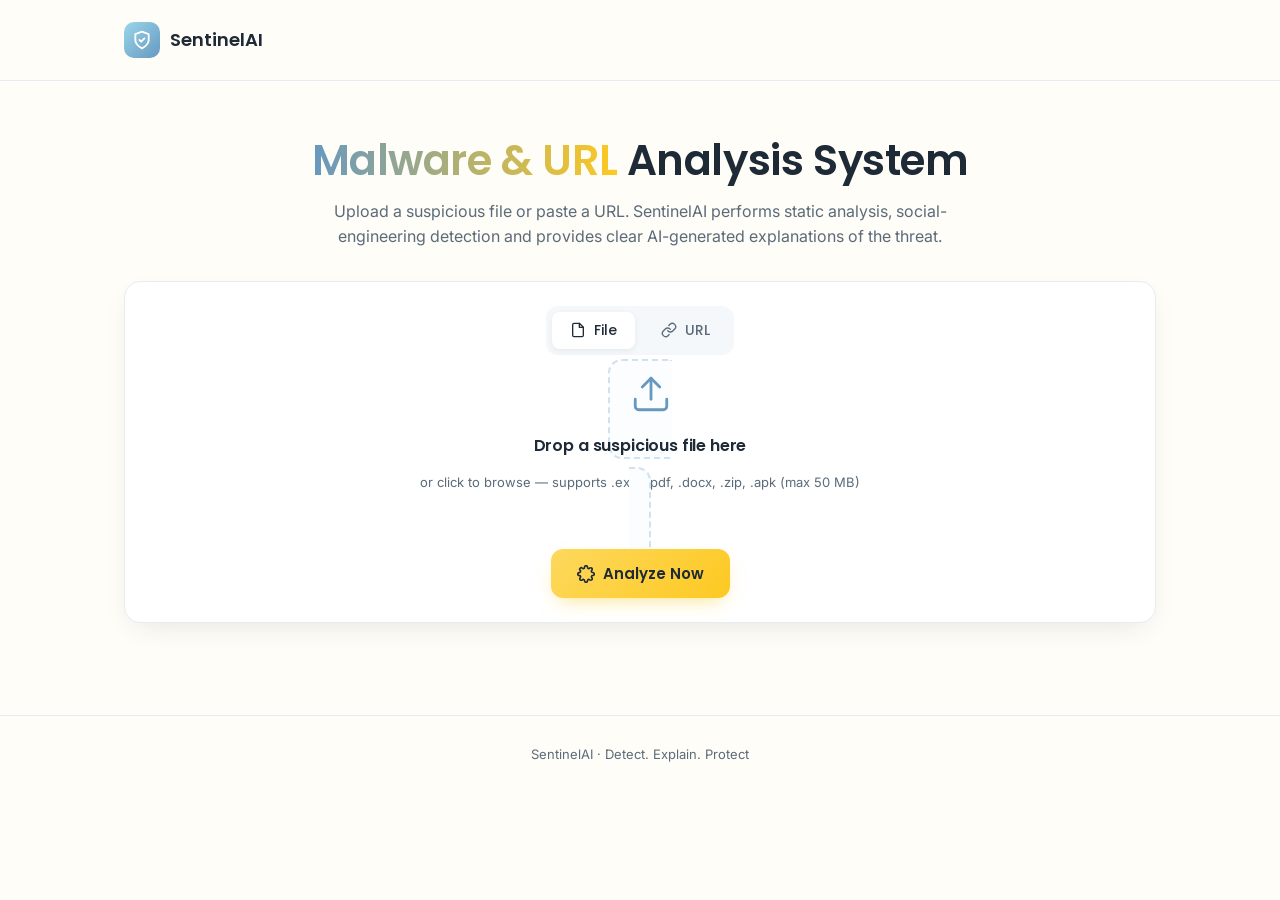
<file: proj/index.html>
<!DOCTYPE html>
<html lang="en">
<head>
<meta charset="UTF-8" />
<meta name="viewport" content="width=device-width, initial-scale=1.0" />
<title>SentinelAI — Malware & Phishing Analysis</title>
<link rel="preconnect" href="https://fonts.googleapis.com">
<link rel="preconnect" href="https://fonts.gstatic.com" crossorigin>
<link href="https://fonts.googleapis.com/css2?family=Poppins:wght@300;400;500;600;700&family=Inter:wght@400;500;600&display=swap" rel="stylesheet">
<link rel="stylesheet" href="style.css">
</head>
<body>

<header>
  <div class="container nav">
    <div class="brand">
      <div class="logo">
        <svg width="20" height="20" viewBox="0 0 24 24" fill="none" stroke="currentColor" stroke-width="2.2" stroke-linecap="round" stroke-linejoin="round"><path d="M12 22s8-4 8-10V5l-8-3-8 3v7c0 6 8 10 8 10z"/><path d="m9 12 2 2 4-4"/></svg>
      </div>
      SentinelAI
    </div>
  
  </div>
</header>

<main class="container">

  <section class="hero" id="heroSection">
    <h1> 
 <span>Malware &amp; URL</span> Analysis System</h1>

    <p>Upload a suspicious file or paste a URL. SentinelAI performs static analysis, social-engineering detection and provides clear AI-generated explanations of the threat.</p>

    <div class="panel">
      <div class="tabs">
        <button class="tab active" data-tab="file">
          <svg width="16" height="16" viewBox="0 0 24 24" fill="none" stroke="currentColor" stroke-width="2" stroke-linecap="round" stroke-linejoin="round"><path d="M14 2H6a2 2 0 0 0-2 2v16a2 2 0 0 0 2 2h12a2 2 0 0 0 2-2V8z"/><polyline points="14 2 14 8 20 8"/></svg>
          File
        </button>
        <button class="tab" data-tab="url">
          <svg width="16" height="16" viewBox="0 0 24 24" fill="none" stroke="currentColor" stroke-width="2" stroke-linecap="round" stroke-linejoin="round"><path d="M10 13a5 5 0 0 0 7.54.54l3-3a5 5 0 0 0-7.07-7.07l-1.72 1.71"/><path d="M14 11a5 5 0 0 0-7.54-.54l-3 3a5 5 0 0 0 7.07 7.07l1.71-1.71"/></svg>
          URL
        </button>
      </div>

      <div id="fileTab">
        <label class="drop" id="dropZone">
          <input type="file" id="fileInput" hidden />
          <svg width="42" height="42" viewBox="0 0 24 24" fill="none" stroke="currentColor" stroke-width="1.6" stroke-linecap="round" stroke-linejoin="round"><path d="M21 15v4a2 2 0 0 1-2 2H5a2 2 0 0 1-2-2v-4"/><polyline points="17 8 12 3 7 8"/><line x1="12" y1="3" x2="12" y2="15"/></svg>
          <h3>Drop a suspicious file here</h3>
          <p>or click to browse — supports .exe, .pdf, .docx, .zip, .apk (max 50 MB)</p>
          <div class="file-name" id="fileName"></div>
        </label>
      </div>

      <div id="urlTab" class="hidden">
        <div class="url-wrap">
          <svg width="20" height="20" viewBox="0 0 24 24" fill="none" stroke="currentColor" stroke-width="2" stroke-linecap="round" stroke-linejoin="round"><path d="M10 13a5 5 0 0 0 7.54.54l3-3a5 5 0 0 0-7.07-7.07l-1.72 1.71"/><path d="M14 11a5 5 0 0 0-7.54-.54l-3 3a5 5 0 0 0 7.07 7.07l1.71-1.71"/></svg>
    
          <input type="url" id="urlInput" placeholder="https://example.com/login" />
        </div>
      </div>

      <div class="btn-row">
        <button class="btn btn-primary" id="analyzeBtn">
          <svg width="18" height="18" viewBox="0 0 24 24" fill="none" stroke="currentColor" stroke-width="2.2" stroke-linecap="round" stroke-linejoin="round"><path d="M19.4 15a1.65 1.65 0 0 0 .33 1.82l.06.06a2 2 0 1 1-2.83 2.83l-.06-.06a1.65 1.65 0 0 0-1.82-.33 1.65 1.65 0 0 0-1 1.51V21a2 2 0 0 1-4 0v-.09A1.65 1.65 0 0 0 9 19.4a1.65 1.65 0 0 0-1.82.33l-.06.06a2 2 0 1 1-2.83-2.83l.06-.06a1.65 1.65 0 0 0 .33-1.82 1.65 1.65 0 0 0-1.51-1H3a2 2 0 0 1 0-4h.09A1.65 1.65 0 0 0 4.6 9a1.65 1.65 0 0 0-.33-1.82l-.06-.06a2 2 0 1 1 2.83-2.83l.06.06a1.65 1.65 0 0 0 1.82.33H9a1.65 1.65 0 0 0 1-1.51V3a2 2 0 0 1 4 0v.09a1.65 1.65 0 0 0 1 1.51 1.65 1.65 0 0 0 1.82-.33l.06-.06a2 2 0 1 1 2.83 2.83l-.06.06a1.65 1.65 0 0 0-.33 1.82V9a1.65 1.65 0 0 0 1.51 1H21a2 2 0 0 1 0 4h-.09a1.65 1.65 0 0 0-1.51 1z"/></svg>
          Analyze Now
        </button>
      </div>
    </div>
  </section>

  <section class="panel loading hidden" id="loadingSection">
    <h2>Analyzing your submission</h2>
    <p class="sub">Please wait while our AI engine inspects the target.</p>
    <div class="steps" id="steps">
      <div class="step" data-step="0"><div class="ic"><svg width="16" height="16" viewBox="0 0 24 24" fill="none" stroke="currentColor" stroke-width="2" stroke-linecap="round" stroke-linejoin="round"><path d="M21 15v4a2 2 0 0 1-2 2H5a2 2 0 0 1-2-2v-4"/><polyline points="17 8 12 3 7 8"/><line x1="12" y1="3" x2="12" y2="15"/></svg></div><div class="lbl">Upload Complete</div></div>
      <div class="step" data-step="1"><div class="ic"><svg width="16" height="16" viewBox="0 0 24 24" fill="none" stroke="currentColor" stroke-width="2" stroke-linecap="round" stroke-linejoin="round"><path d="M12 2v4M12 18v4M4.93 4.93l2.83 2.83M16.24 16.24l2.83 2.83M2 12h4M18 12h4M4.93 19.07l2.83-2.83M16.24 7.76l2.83-2.83"/></svg></div><div class="lbl">Extracting Features</div></div>
      <div class="step" data-step="2"><div class="ic"><svg width="16" height="16" viewBox="0 0 24 24" fill="none" stroke="currentColor" stroke-width="2" stroke-linecap="round" stroke-linejoin="round"><circle cx="11" cy="11" r="7"/><line x1="21" y1="21" x2="16.65" y2="16.65"/></svg></div><div class="lbl">Static Analysis Running</div></div>
      <div class="step" data-step="3"><div class="ic"><svg width="16" height="16" viewBox="0 0 24 24" fill="none" stroke="currentColor" stroke-width="2" stroke-linecap="round" stroke-linejoin="round"><path d="M12 2a4 4 0 0 0-4 4v1a4 4 0 0 0-2 7.5A4 4 0 0 0 9 22h6a4 4 0 0 0 3-7.5A4 4 0 0 0 16 7V6a4 4 0 0 0-4-4z"/></svg></div><div class="lbl">AI Interpretation Running</div></div>
      <div class="step" data-step="4"><div class="ic"><svg width="16" height="16" viewBox="0 0 24 24" fill="none" stroke="currentColor" stroke-width="2" stroke-linecap="round" stroke-linejoin="round"><path d="M14 2H6a2 2 0 0 0-2 2v16a2 2 0 0 0 2 2h12a2 2 0 0 0 2-2V8z"/><polyline points="14 2 14 8 20 8"/><line x1="9" y1="13" x2="15" y2="13"/><line x1="9" y1="17" x2="15" y2="17"/></svg></div><div class="lbl">Generating Report</div></div>
    </div>
    <div class="progressbar"><div id="progressBar"></div></div>
  </section>

  <section class="hidden" id="reportSection">
    <div class="panel report">
      <div class="verdict">
        <div class="verdict-info">
          <h2>Analysis target</h2>
          <div class="target" id="targetLabel">—</div>
          <div style="margin-top:14px" id="verdictBadge"></div>
        </div>
        <div class="score-ring">
          <svg width="120" height="120">
            <circle cx="60" cy="60" r="52" fill="none" stroke="#eef5fa" stroke-width="10"/>
            <circle cx="60" cy="60" r="52" fill="none" stroke="url(#g)" stroke-width="10" stroke-linecap="round" stroke-dasharray="326.7" stroke-dashoffset="326.7" id="ringPath"/>
            <defs><linearGradient id="g" x1="0" y1="0" x2="1" y2="1"><stop offset="0" stop-color="#FDC921"/><stop offset="1" stop-color="#6798C0"/></linearGradient></defs>
          </svg>
          <div class="num"><div><span id="scoreVal">0</span><small>Risk Score</small></div></div>
        </div>
      </div>

      <div class="cards">
        <div class="card" id="infoCard">
          <h3><span class="cic"><svg width="14" height="14" viewBox="0 0 24 24" fill="none" stroke="currentColor" stroke-width="2.2" stroke-linecap="round" stroke-linejoin="round"><circle cx="12" cy="12" r="10"/><line x1="12" y1="16" x2="12" y2="12"/><line x1="12" y1="8" x2="12.01" y2="8"/></svg></span><span id="infoTitle">Information</span></h3>
          <div id="infoBody"></div>
        </div>

        <div class="card">
          <h3><span class="cic"><svg width="14" height="14" viewBox="0 0 24 24" fill="none" stroke="currentColor" stroke-width="2.2" stroke-linecap="round" stroke-linejoin="round"><path d="M2 12s3-7 10-7 10 7 10 7-3 7-10 7S2 12 2 12z"/><circle cx="12" cy="12" r="3"/></svg></span>Detection Signals</h3>
          <div id="signalsBody"></div>
        </div>
      </div>

      <div class="ai-explain">
        <h3><span class="cic"><svg width="16" height="16" viewBox="0 0 24 24" fill="none" stroke="currentColor" stroke-width="2.2" stroke-linecap="round" stroke-linejoin="round"><path d="M12 2a4 4 0 0 0-4 4v1a4 4 0 0 0-2 7.5A4 4 0 0 0 9 22h6a4 4 0 0 0 3-7.5A4 4 0 0 0 16 7V6a4 4 0 0 0-4-4z"/></svg></span>AI Explanation</h3>
        <p id="aiExplain">—</p>
      </div>

      <div class="recs">
        <h3><span class="cic"><svg width="16" height="16" viewBox="0 0 24 24" fill="none" stroke="currentColor" stroke-width="2.2" stroke-linecap="round" stroke-linejoin="round"><path d="M12 22s8-4 8-10V5l-8-3-8 3v7c0 6 8 10 8 10z"/></svg></span>Recommendations</h3>
        <ul id="recList"></ul>
      </div>

      <div class="actions">
        <button class="btn btn-ghost" id="newScanBtn">
          <svg width="16" height="16" viewBox="0 0 24 24" fill="none" stroke="currentColor" stroke-width="2" stroke-linecap="round" stroke-linejoin="round"><polyline points="1 4 1 10 7 10"/><path d="M3.51 15a9 9 0 1 0 2.13-9.36L1 10"/></svg>
          New Analysis
        </button>
      </div>
    </div>
  </section>
</main>

<footer>SentinelAI · Detect. Explain. Protect</footer>

<button class="chat-btn" id="chatBtn" aria-label="Open AI assistant">
  <svg width="26" height="26" viewBox="0 0 24 24" fill="none" stroke="currentColor" stroke-width="2.2" stroke-linecap="round" stroke-linejoin="round"><path d="M21 15a2 2 0 0 1-2 2H7l-4 4V5a2 2 0 0 1 2-2h14a2 2 0 0 1 2 2z"/></svg>
</button>

<div class="chat-win" id="chatWin" role="dialog" aria-label="AI assistant">
  <div class="chat-head">
    <div class="avatar">
      <svg width="20" height="20" viewBox="0 0 24 24" fill="none" stroke="currentColor" stroke-width="2.2" stroke-linecap="round" stroke-linejoin="round"><path d="M12 2a4 4 0 0 0-4 4v1a4 4 0 0 0-2 7.5A4 4 0 0 0 9 22h6a4 4 0 0 0 3-7.5A4 4 0 0 0 16 7V6a4 4 0 0 0-4-4z"/></svg>
    </div>
    <div class="meta">
      <div class="name">Sentinel Assistant</div>
      <div class="status">Online · ready to help</div>
    </div>
    <button class="chat-close" id="chatClose" aria-label="Close">
      <svg width="14" height="14" viewBox="0 0 24 24" fill="none" stroke="currentColor" stroke-width="2.5" stroke-linecap="round"><path d="M18 6 6 18M6 6l12 12"/></svg>
    </button>
  </div>
  <div class="chat-body" id="chatBody"></div>
  <form class="chat-foot" id="chatForm">
    <input type="text" id="chatInput" placeholder="Ask about your report…" autocomplete="off" />
    <button type="submit" aria-label="Send">
      <svg width="16" height="16" viewBox="0 0 24 24" fill="none" stroke="currentColor" stroke-width="2.2" stroke-linecap="round" stroke-linejoin="round"><line x1="22" y1="2" x2="11" y2="13"/><polygon points="22 2 15 22 11 13 2 9 22 2"/></svg>
    </button>
  </form>
</div>

<script src="script.js"></script>
</body>
</html>
</file>
<file: proj/style.css>
:root{
  --c1:#99D6EA; --c2:#6798C0; --bg:#FFFDF7;
  --y1:#FDD85D; --y2:#FDC921;
  --ink:#1f2a37; --muted:#5b6b7a; --line:#e6ecf1;
  --card:#ffffff; --shadow:0 10px 30px -12px rgba(31,42,55,.15);
  --radius:16px;
}
*{box-sizing:border-box;margin:0;padding:0}
html,body{background:var(--bg);color:var(--ink);font-family:'Inter',sans-serif;-webkit-font-smoothing:antialiased}
body{min-height:100vh;line-height:1.55}
h1,h2,h3,h4{font-family:'Poppins',sans-serif;font-weight:600;letter-spacing:-.01em;color:var(--ink)}
a{color:var(--c2);text-decoration:none}
.container{max-width:1080px;margin:0 auto;padding:0 24px}

/* Header */
header{padding:22px 0;border-bottom:1px solid var(--line);background:rgba(255,253,247,.85);backdrop-filter:blur(10px);position:sticky;top:0;z-index:20}
.nav{display:flex;align-items:center;justify-content:space-between}
.brand{display:flex;align-items:center;gap:10px;font-family:'Poppins';font-weight:600;font-size:18px}
.logo{width:36px;height:36px;border-radius:10px;background:linear-gradient(135deg,var(--c1),var(--c2));display:grid;place-items:center;color:#fff}
.tag{font-size:12px;color:var(--muted);background:#fff;border:1px solid var(--line);padding:6px 10px;border-radius:999px}

/* Hero */
.hero{padding:56px 0 32px;text-align:center}
.hero h1{font-size:clamp(28px,4vw,42px);line-height:1.15}
.hero h1 span{background:linear-gradient(90deg,var(--c2),var(--y2));-webkit-background-clip:text;background-clip:text;color:transparent}
.hero p{margin:14px auto 0;max-width:640px;color:var(--muted);font-size:16px}

/* Analyzer card */
.panel{background:var(--card);border:1px solid var(--line);border-radius:var(--radius);box-shadow:var(--shadow);padding:24px;margin-top:32px}
.tabs{display:flex;gap:8px;margin-bottom:18px;background:#f4f8fb;padding:6px;border-radius:12px;width:fit-content;margin-left:auto;margin-right:auto}
.tab{border:0;background:transparent;padding:8px 18px;font-family:'Poppins';font-weight:500;font-size:14px;color:var(--muted);border-radius:8px;cursor:pointer;display:flex;align-items:center;gap:8px}
.tab.active{background:#fff;color:var(--ink);box-shadow:0 2px 6px rgba(0,0,0,.06)}

.drop{border:2px dashed #cfe2ee;border-radius:14px;padding:38px 20px;text-align:center;transition:.2s;cursor:pointer;background:#fbfdff}
.drop:hover,.drop.drag{border-color:var(--c2);background:#f1f8fc}
.drop svg{color:var(--c2)}
.drop h3{margin:12px 0 4px;font-size:16px}
.drop p{color:var(--muted);font-size:13px}
.file-name{margin-top:12px;font-size:13px;color:var(--c2);font-weight:500}

.url-wrap{display:flex;gap:10px;align-items:center;background:#fbfdff;border:1px solid var(--line);border-radius:12px;padding:10px 14px}
.url-wrap svg{color:var(--c2);flex-shrink:0}
.url-wrap input{flex:1;border:0;outline:0;background:transparent;font-family:'Inter';font-size:15px;color:var(--ink)}

.btn{display:inline-flex;align-items:center;justify-content:center;gap:8px;border:0;cursor:pointer;font-family:'Poppins';font-weight:600;font-size:15px;padding:13px 26px;border-radius:12px;transition:.2s;color:#1f2a37}
.btn-primary{background:linear-gradient(135deg,var(--y1),var(--y2));box-shadow:0 8px 20px -8px rgba(253,201,33,.6)}
.btn-primary:hover{transform:translateY(-1px);box-shadow:0 12px 24px -8px rgba(253,201,33,.7)}
.btn-row{display:flex;justify-content:center;margin-top:20px}

.hidden{display:none !important}

/* Loading */
.loading{padding:36px 24px;text-align:center}
.loading h2{font-size:20px;margin-bottom:6px}
.loading .sub{color:var(--muted);font-size:14px;margin-bottom:28px}
.steps{max-width:460px;margin:0 auto;text-align:left;display:flex;flex-direction:column;gap:14px}
.step{display:flex;align-items:center;gap:14px;padding:12px 16px;background:#fbfdff;border:1px solid var(--line);border-radius:12px;opacity:.45;transition:.4s}
.step.active{opacity:1;border-color:var(--c1);background:#f1f9fd}
.step.done{opacity:1;border-color:#cdebd6;background:#f3fbf6}
.step .ic{width:32px;height:32px;border-radius:8px;display:grid;place-items:center;background:#eef5fa;color:var(--c2);flex-shrink:0}
.step.done .ic{background:#dcf3e3;color:#2f9e58}
.step.active .ic{background:var(--c1);color:#fff}
.step .lbl{font-family:'Poppins';font-weight:500;font-size:14px}
.spinner{width:14px;height:14px;border:2px solid #fff;border-top-color:transparent;border-radius:50%;animation:spin .8s linear infinite}
@keyframes spin{to{transform:rotate(360deg)}}
.progressbar{max-width:460px;height:6px;background:#eef5fa;border-radius:99px;overflow:hidden;margin:24px auto 0}
.progressbar > div{height:100%;width:0;background:linear-gradient(90deg,var(--c1),var(--c2));transition:width .5s ease}

/* Report */
.report{padding:8px 0}
.verdict{display:flex;align-items:center;justify-content:space-between;gap:24px;padding:24px;border-radius:14px;background:#fbfdff;border:1px solid var(--line);flex-wrap:wrap}
.verdict-info h2{font-size:14px;color:var(--muted);font-weight:500;font-family:'Inter';margin-bottom:6px;text-transform:uppercase;letter-spacing:.08em}
.verdict-info .target{font-family:'Poppins';font-size:18px;word-break:break-all}
.badge{display:inline-flex;align-items:center;gap:8px;padding:8px 16px;border-radius:99px;font-family:'Poppins';font-weight:600;font-size:14px}
.badge.benign{background:#e8f7ee;color:#1f8a47}
.badge.suspicious{background:#fff4d6;color:#a67500}
.badge.malicious{background:#fde3e3;color:#b3261e}

.score-ring{position:relative;width:120px;height:120px;flex-shrink:0}
.score-ring svg{transform:rotate(-90deg)}
.score-ring .num{position:absolute;inset:0;display:grid;place-items:center;font-family:'Poppins';font-weight:700;font-size:28px}
.score-ring .num small{display:block;font-size:11px;color:var(--muted);font-weight:500;margin-top:-2px;text-align:center}

.cards{display:grid;grid-template-columns:repeat(auto-fit,minmax(260px,1fr));gap:16px;margin-top:20px}
.card{background:#fff;border:1px solid var(--line);border-radius:14px;padding:20px;transition:.2s}
.card:hover{transform:translateY(-2px);box-shadow:var(--shadow)}
.card h3{display:flex;align-items:center;gap:10px;font-size:14px;margin-bottom:14px;color:var(--muted);text-transform:uppercase;letter-spacing:.06em;font-weight:600}
.card h3 .cic{width:30px;height:30px;border-radius:8px;background:linear-gradient(135deg,var(--c1),var(--c2));display:grid;place-items:center;color:#fff}
.kv{display:flex;justify-content:space-between;padding:8px 0;border-bottom:1px dashed var(--line);font-size:14px;gap:12px}
.kv:last-child{border-bottom:0}
.kv span:first-child{color:var(--muted)}
.kv span:last-child{font-family:'JetBrains Mono',ui-monospace,monospace;font-size:13px;text-align:right;word-break:break-all}

.ai-explain{background:linear-gradient(135deg,#f1f9fd,#fffbeb);border:1px solid var(--line);border-radius:14px;padding:22px;margin-top:16px}
.ai-explain h3{display:flex;align-items:center;gap:10px;font-size:15px;margin-bottom:10px}
.ai-explain h3 .cic{width:32px;height:32px;border-radius:8px;background:linear-gradient(135deg,var(--y1),var(--y2));display:grid;place-items:center;color:#1f2a37}
.ai-explain p{color:#3a4a5a;font-size:14.5px}

.recs{margin-top:16px;background:#fff;border:1px solid var(--line);border-radius:14px;padding:22px}
.recs h3{display:flex;align-items:center;gap:10px;font-size:15px;margin-bottom:14px}
.recs h3 .cic{width:32px;height:32px;border-radius:8px;background:linear-gradient(135deg,var(--c1),var(--c2));display:grid;place-items:center;color:#fff}
.recs ul{list-style:none;display:flex;flex-direction:column;gap:10px}
.recs li{display:flex;gap:10px;font-size:14px;color:#3a4a5a;padding-left:4px}
.recs li svg{color:var(--c2);flex-shrink:0;margin-top:3px}

.actions{display:flex;justify-content:center;gap:12px;margin-top:24px;flex-wrap:wrap}
.btn-ghost{background:#fff;border:1px solid var(--line);color:var(--ink)}
.btn-ghost:hover{border-color:var(--c2)}

footer{margin-top:60px;padding:28px 0;text-align:center;color:var(--muted);font-size:13px;border-top:1px solid var(--line)}

/* Chat */
.chat-btn{position:fixed;bottom:24px;right:24px;width:60px;height:60px;border-radius:50%;background:linear-gradient(135deg,var(--y1),var(--y2));border:0;color:#1f2a37;cursor:pointer;box-shadow:0 12px 28px -8px rgba(253,201,33,.6);display:grid;place-items:center;z-index:30;opacity:0;transform:scale(0);transition:.3s cubic-bezier(.34,1.56,.64,1)}
.chat-btn.show{opacity:1;transform:scale(1)}
.chat-btn::after{content:"";position:absolute;inset:-4px;border-radius:50%;border:2px solid var(--y2);opacity:.5;animation:ring 2s ease-out infinite}
@keyframes ring{0%{transform:scale(.9);opacity:.6}100%{transform:scale(1.4);opacity:0}}

.chat-win{position:fixed;bottom:96px;right:24px;width:360px;max-width:calc(100vw - 32px);height:520px;max-height:calc(100vh - 120px);background:#fff;border:1px solid var(--line);border-radius:18px;box-shadow:0 24px 60px -20px rgba(31,42,55,.3);z-index:30;display:flex;flex-direction:column;overflow:hidden;transform-origin:bottom right;transform:scale(.85) translateY(20px);opacity:0;pointer-events:none;transition:.25s cubic-bezier(.34,1.56,.64,1)}
.chat-win.open{transform:scale(1) translateY(0);opacity:1;pointer-events:auto}
.chat-head{background:linear-gradient(135deg,var(--c1),var(--c2));color:#fff;padding:16px 18px;display:flex;align-items:center;gap:12px}
.chat-head .avatar{width:38px;height:38px;border-radius:50%;background:rgba(255,255,255,.25);display:grid;place-items:center;backdrop-filter:blur(6px)}
.chat-head .meta{flex:1}
.chat-head .name{font-family:'Poppins';font-weight:600;font-size:15px}
.chat-head .status{font-size:11.5px;opacity:.9;display:flex;align-items:center;gap:6px}
.chat-head .status::before{content:"";width:7px;height:7px;background:#7be39a;border-radius:50%}
.chat-close{margin-left:auto;background:rgba(255,255,255,.2);border:0;color:#fff;width:28px;height:28px;border-radius:50%;cursor:pointer;display:grid;place-items:center}
.chat-body{flex:1;overflow-y:auto;padding:16px;display:flex;flex-direction:column;gap:10px;background:#fbfdff}
.msg{max-width:80%;padding:10px 14px;border-radius:14px;font-size:14px;line-height:1.45;animation:fadein .25s ease}
@keyframes fadein{from{opacity:0;transform:translateY(6px)}to{opacity:1;transform:none}}
.msg.bot{background:#fff;border:1px solid var(--line);border-bottom-left-radius:4px;align-self:flex-start;color:#2a3744}
.msg.user{background:linear-gradient(135deg,var(--c1),var(--c2));color:#fff;border-bottom-right-radius:4px;align-self:flex-end}
.typing{display:flex;gap:4px;align-self:flex-start;background:#fff;border:1px solid var(--line);padding:12px 14px;border-radius:14px;border-bottom-left-radius:4px}
.typing span{width:7px;height:7px;background:var(--c2);border-radius:50%;animation:bounce 1.2s infinite}
.typing span:nth-child(2){animation-delay:.15s}
.typing span:nth-child(3){animation-delay:.3s}
@keyframes bounce{0%,60%,100%{transform:translateY(0);opacity:.5}30%{transform:translateY(-6px);opacity:1}}
.chat-foot{border-top:1px solid var(--line);padding:12px;display:flex;gap:8px;background:#fff}
.chat-foot input{flex:1;border:1px solid var(--line);background:#fbfdff;border-radius:99px;padding:10px 16px;outline:0;font-family:'Inter';font-size:14px}
.chat-foot input:focus{border-color:var(--c2)}
.chat-foot button{background:linear-gradient(135deg,var(--c1),var(--c2));border:0;color:#fff;width:38px;height:38px;border-radius:50%;cursor:pointer;display:grid;place-items:center;flex-shrink:0}

@media (max-width:640px){
  .hero{padding:32px 0 16px}
  .panel{padding:18px}
  .verdict{padding:18px}
  .score-ring{width:96px;height:96px}
  .score-ring .num{font-size:22px}
}
</file>
